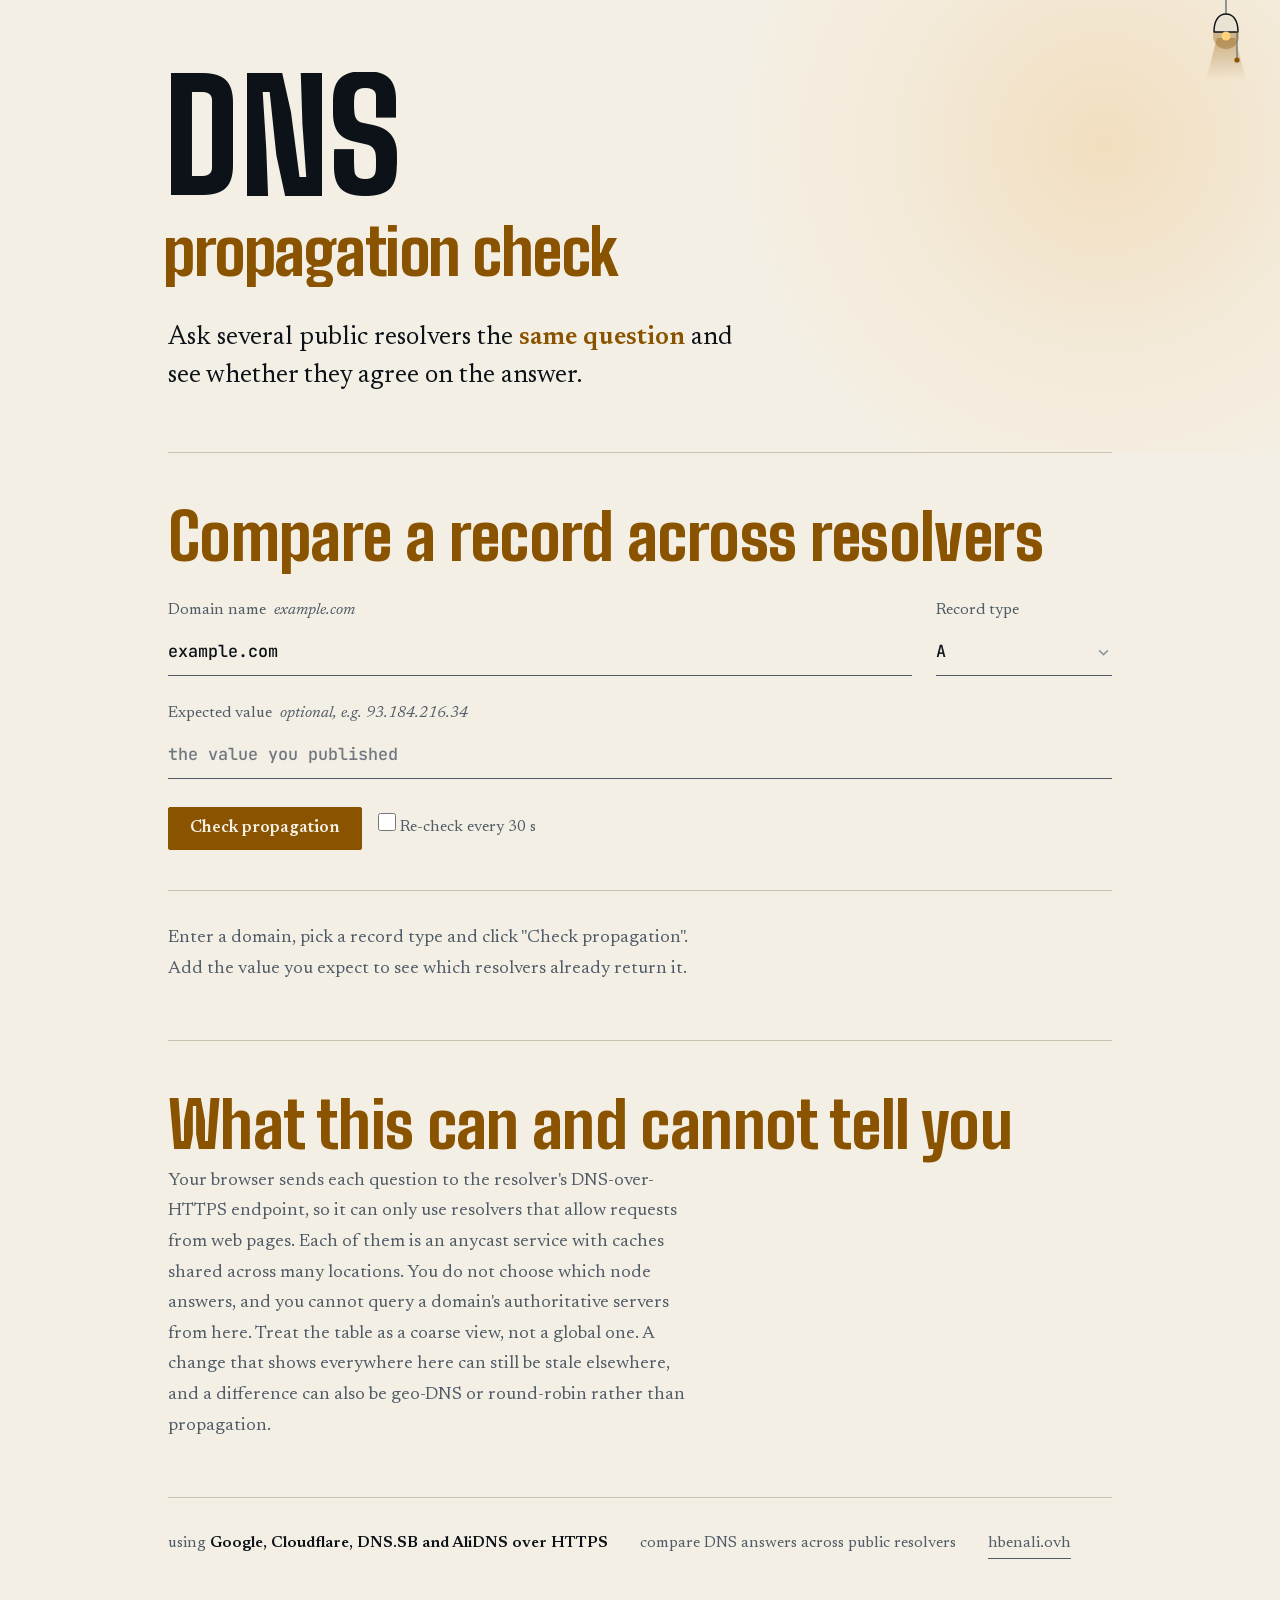
<file: index.html>
<!DOCTYPE html>
<html lang="en">
<head>
  <meta charset="UTF-8">
  <meta name="viewport" content="width=device-width, initial-scale=1.0">
  <title>DNS Propagation Checker — Compare Public DNS Resolvers</title>
  <meta name="description" content="Free DNS propagation checker. Query the same record through several public DNS-over-HTTPS resolvers, compare answers, TTLs and response times, and check them against the value you expect.">
  <meta name="robots" content="index, follow">
  <link rel="canonical" href="https://propagation.hbenali.ovh/">

  <!-- Security (static hosting: no custom HTTP headers, so CSP/referrer are set here; X-Frame-Options/X-Content-Type-Options need a real header and aren't achievable via meta) -->
  <meta http-equiv="Content-Security-Policy" content="default-src 'self'; script-src 'self'; style-src 'self'; font-src 'self'; img-src 'self' data:; connect-src https://dns.google https://cloudflare-dns.com https://dns.sb https://dns.alidns.com; object-src 'none'; base-uri 'self'; form-action 'self'">
  <meta name="referrer" content="strict-origin-when-cross-origin">

  <!-- Open Graph -->
  <meta property="og:type" content="website">
  <meta property="og:title" content="DNS Propagation Checker — Compare Public DNS Resolvers">
  <meta property="og:description" content="Compare one DNS record across public DNS-over-HTTPS resolvers and see whether a change has propagated.">
  <meta property="og:url" content="https://propagation.hbenali.ovh/">
  <meta property="og:site_name" content="DNS Propagation Checker">
  <meta property="og:locale" content="en_US">
  <meta property="og:image" content="https://propagation.hbenali.ovh/favicon.svg">
  <meta property="og:image:type" content="image/svg+xml">

  <!-- Twitter Card -->
  <meta name="twitter:card" content="summary">
  <meta name="twitter:title" content="DNS Propagation Checker — Compare Public DNS Resolvers">
  <meta name="twitter:description" content="Compare one DNS record across public DNS-over-HTTPS resolvers and see whether a change has propagated.">
  <meta name="twitter:image" content="https://propagation.hbenali.ovh/favicon.svg">

  <!-- SVG Favicon -->
  <link rel="icon" type="image/svg+xml" href="/favicon.svg">
  <link rel="alternate icon" href="/favicon.ico">
  <link rel="apple-touch-icon" href="/apple-touch-icon.png">
  <meta name="color-scheme" content="dark light">
  <meta name="theme-color" content="#0c1218" media="(prefers-color-scheme: dark)">
  <meta name="theme-color" content="#f4efe4" media="(prefers-color-scheme: light)">
  <link rel="manifest" href="/manifest.json">
  <meta name="mobile-web-app-capable" content="yes">
  <meta name="apple-mobile-web-app-capable" content="yes">
  <meta name="apple-mobile-web-app-status-bar-style" content="black-translucent">
  <meta name="apple-mobile-web-app-title" content="DNS Propagation Checker">

  <!-- resolvers are only hit on-demand after a check -->
  <link rel="dns-prefetch" href="https://dns.google">
  <link rel="dns-prefetch" href="https://cloudflare-dns.com">

  <!-- Structured data -->
  <script type="application/ld+json">
  {
    "@context": "https://schema.org",
    "@graph": [
      {
        "@type": "WebSite",
        "url": "https://propagation.hbenali.ovh/",
        "name": "DNS Propagation Checker",
        "description": "Free DNS propagation checker comparing public DNS-over-HTTPS resolvers.",
        "potentialAction": {
          "@type": "SearchAction",
          "target": "https://propagation.hbenali.ovh/?domain={search_term_string}",
          "query-input": "required name=search_term_string"
        }
      },
      {
        "@type": "WebApplication",
        "name": "DNS Propagation Checker",
        "url": "https://propagation.hbenali.ovh/",
        "applicationCategory": "UtilitiesApplication",
        "operatingSystem": "Any",
        "description": "Query one DNS record through several public DNS-over-HTTPS resolvers and compare the answers, TTLs and response times.",
        "offers": {
          "@type": "Offer",
          "price": "0",
          "priceCurrency": "USD"
        }
      }
    ]
  }
  </script>


  <link rel="preload" href="/fonts/big-shoulders-latin-wght.woff2" as="font" type="font/woff2" crossorigin>
  <link rel="preload" href="/fonts/newsreader-latin-wght.woff2" as="font" type="font/woff2" crossorigin>
  <script src="/theme.js"></script>
  <link rel="stylesheet" href="/site.css">
</head>

<body>
<a class="skip" href="#domainInput">Skip to the tool</a>
<header class="hero">
  <div class="wrap">
    <h1 class="display">
      <span class="line"><span>DNS</span></span>
      <span class="line"><span>propagation check</span></span>
    </h1>
    <p class="lead">Ask several public resolvers the <strong>same question</strong> and see whether they agree on the answer.</p>
  </div>
</header>

<main>
  <section class="block wrap" aria-labelledby="lookupTitle">
    <h2 class="block-title" id="lookupTitle">Compare a record across resolvers</h2>

    <form id="lookupForm" class="field input-group" novalidate>
      <div class="field-grid">
        <div class="cell">
          <label for="domainInput"><span>Domain name</span><i>example.com</i></label>
          <div class="field-row domain-input-wrapper">
            <input type="text" id="domainInput" placeholder="e.g. example.com" value="example.com" spellcheck="false" autocomplete="off" autocapitalize="off">
          </div>
        </div>
        <div class="cell">
          <label for="typeSelect"><span>Record type</span></label>
          <div class="field-row"><select id="typeSelect"></select></div>
        </div>
      </div>
      <div class="cell">
        <label for="expectInput"><span>Expected value</span><i>optional, e.g. 93.184.216.34</i></label>
        <div class="field-row">
          <input type="text" id="expectInput" placeholder="the value you published" spellcheck="false" autocomplete="off" autocapitalize="off">
        </div>
      </div>
      <div class="actions form-actions">
        <button class="btn" id="checkBtn" type="submit">
          <span id="btnText">Check propagation</span>
          <span id="btnLoader" hidden></span>
        </button>
        <label class="auto" for="autoRefresh">
          <input type="checkbox" id="autoRefresh">
          <span>Re-check every 30 s</span>
        </label>
        <span class="auto-note" id="autoNote" aria-hidden="true"></span>
      </div>
    </form>

    <div class="result-area" id="resultContainer" aria-live="polite">
      <div class="state empty empty-state" id="placeholderState">
        <p>Enter a domain, pick a record type and click "Check propagation".<br>Add the value you expect to see which resolvers already return it.</p>
      </div>
      <div id="recordsContainer" hidden></div>
      <div id="errorContainer" hidden></div>
    </div>
  </section>

  <section class="block wrap" aria-labelledby="howTitle">
    <h2 class="block-title" id="howTitle">What this can and cannot tell you</h2>
    <p class="block-note">Your browser sends each question to the resolver's DNS-over-HTTPS endpoint, so it can only use resolvers that allow requests from web pages. Each of them is an anycast service with caches shared across many locations. You do not choose which node answers, and you cannot query a domain's authoritative servers from here. Treat the table as a coarse view, not a global one. A change that shows everywhere here can still be stale elsewhere, and a difference can also be geo-DNS or round-robin rather than propagation.</p>
  </section>
</main>

<div class="foot">
  <footer>
    <span>using <strong>Google, Cloudflare, DNS.SB and AliDNS over HTTPS</strong></span>
    <span>compare DNS answers across public resolvers</span>
    <a href="https://hbenali.ovh" target="_blank" rel="noopener noreferrer">hbenali.ovh</a>
  </footer>
</div>

<script src="/app.js" defer></script>
</body>
</html>
</file>
<file: site.css>
/* propagation.hbenali.ovh: one stylesheet for every page. Dark editorial design system shared with hbenali.ovh.
   Fonts are self-hosted (see fonts/README.md). */

@font-face { font-family: 'Big Shoulders'; font-style: normal; font-weight: 600 900; font-display: swap; src: url('fonts/big-shoulders-latin-wght.woff2') format('woff2'); }
@font-face { font-family: 'Newsreader'; font-style: normal; font-weight: 200 800; font-display: swap; src: url('fonts/newsreader-latin-wght.woff2') format('woff2'); }
@font-face { font-family: 'Newsreader'; font-style: italic; font-weight: 200 800; font-display: swap; src: url('fonts/newsreader-italic-latin-wght.woff2') format('woff2'); }
@font-face { font-family: 'JetBrains Mono'; font-style: normal; font-weight: 100 800; font-display: swap; src: url('fonts/jetbrains-mono-latin-wght.woff2') format('woff2'); }

:root {
    --ink: #0c1218;
    --slate: #17212b;
    --line: #263341;
    --bone: #e7e1d3;
    --mist: #8e9aa6;
    --sodium: #e9a23b;
    --verdigris: #5db7a0;
    --fail: #e5776f;
    --glow: rgba(233, 162, 59, 0.2);
    --glow-soft: rgba(233, 162, 59, 0.06);

    --display: 'Big Shoulders', 'Arial Narrow', Impact, sans-serif;
    --serif: 'Newsreader', Georgia, serif;
    --mono: 'JetBrains Mono', ui-monospace, monospace;

    --gutter: clamp(1.5rem, 4vw, 2.5rem);
    color-scheme: dark;
}

/* Light: follows the system setting until the lamp (theme.js) is used. Dark above is the default and the identity.
   Contrast on --ink (page) / --slate (surface): text 16/14.7, muted 6.0/5.4, accent 5.5/4.9, ok 5.2/4.7, fail 5.7/5.1. */
@media (prefers-color-scheme: light) {
    :root:not([data-theme="dark"]) {
        --ink: #f4efe4;
        --slate: #e9e3d4;
        --line: #cbc3b0;
        --bone: #0c1218;
        --mist: #4f5b67;
        --sodium: #8a5300;
        --verdigris: #1b7058;
        --fail: #b3261e;
        --glow: rgba(233, 162, 59, 0.22);
        --glow-soft: rgba(233, 162, 59, 0.07);
        color-scheme: light;
    }
}
:root[data-theme="light"] {
    --ink: #f4efe4;
    --slate: #e9e3d4;
    --line: #cbc3b0;
    --bone: #0c1218;
    --mist: #4f5b67;
    --sodium: #8a5300;
    --verdigris: #1b7058;
    --fail: #b3261e;
    --glow: rgba(233, 162, 59, 0.22);
    --glow-soft: rgba(233, 162, 59, 0.07);
    color-scheme: light;
}

*, *::before, *::after { box-sizing: border-box; margin: 0; padding: 0; }

html { background: var(--ink); }

body {
    min-height: 100vh;
    background: var(--ink);
    color: var(--bone);
    font-family: var(--serif);
    font-size: 1.125rem;
    line-height: 1.7;
    font-optical-sizing: auto;
    -webkit-font-smoothing: antialiased;
    text-rendering: optimizeLegibility;
}

::selection { background: var(--sodium); color: var(--ink); }
:focus-visible { outline: 2px solid var(--sodium); outline-offset: 4px; border-radius: 2px; }

a { color: inherit; }
ul { list-style: none; }
strong { font-weight: 600; }
code { font-family: var(--mono); font-size: 0.85em; background: var(--slate); padding: 0.1em 0.4em; border-radius: 2px; overflow-wrap: anywhere; }
[hidden] { display: none !important; }

.sr-only { position: absolute; width: 1px; height: 1px; overflow: hidden; clip-path: inset(50%); white-space: nowrap; }
.skip { position: fixed; top: 0.75rem; left: 0.75rem; z-index: 60; background: var(--sodium); color: var(--ink); padding: 0.5rem 1rem; transform: translateY(-300%); }
.skip:focus { transform: none; }

/* Underline that draws in on hover and focus. */
.link, footer a, .note a {
    text-decoration: none;
    background-image: linear-gradient(currentColor, currentColor);
    background-repeat: no-repeat;
    background-size: 100% 1px;
    background-position: 0 100%;
    padding-bottom: 2px;
    transition: background-size 0.35s cubic-bezier(0.22, 1, 0.36, 1), color 0.2s;
}
.link:hover, .link:focus-visible, footer a:hover, footer a:focus-visible, .note a:hover, .note a:focus-visible { color: var(--sodium); background-size: 100% 2px; }

.display { font-family: var(--display); font-weight: 800; line-height: 0.86; letter-spacing: -0.01em; }

.wrap { max-width: 64rem; margin: 0 auto; padding-inline: var(--gutter); }

/* Hero */
.hero { position: relative; isolation: isolate; overflow: hidden; padding-block: 4.5rem 3.5rem; }
.hero::before {
    content: ''; position: absolute; z-index: -1; top: -14rem; right: -12rem;
    width: min(46rem, 140vw); aspect-ratio: 1; border-radius: 50%;
    background: radial-gradient(closest-side, var(--glow), var(--glow-soft) 55%, transparent);
    pointer-events: none;
}
.hero h1 { font-size: clamp(4rem, 17vw, 9.5rem); margin-left: -0.03em; }
.hero h1 .line { display: block; overflow: hidden; padding-bottom: 0.05em; }
.hero h1 .line > span { display: block; animation: rise 1.1s cubic-bezier(0.16, 1, 0.3, 1) both; }
.hero h1 .line:nth-child(2) { color: var(--sodium); font-size: 0.42em; line-height: 1; margin-top: 0.15em; }
.hero h1 .line:nth-child(2) > span { animation-delay: 0.13s; }
.hero .lead { margin-top: 2rem; max-width: 40ch; font-size: clamp(1.25rem, 2.4vw, 1.6rem); line-height: 1.5; animation: fade 0.9s 0.5s both; }
.hero .lead strong { color: var(--sodium); font-weight: 600; }

@keyframes rise { from { transform: translateY(108%); } }
@keyframes fade { from { opacity: 0; transform: translateY(12px); } }

/* Sections */
.block { position: relative; padding-block: 3.5rem; }
.block::before { content: ''; position: absolute; top: 0; left: var(--gutter); right: var(--gutter); height: 1px; background: var(--line); }
.block-title { font-family: var(--display); font-weight: 800; font-size: clamp(2.6rem, 7vw, 4rem); line-height: 0.9; letter-spacing: -0.01em; color: var(--sodium); }
.block-note { margin-top: 0.75rem; max-width: 52ch; color: var(--mist); }

/* Fields */
.field { margin-top: 2rem; }
.field label, .gen-label { display: block; color: var(--mist); font-size: 1rem; margin-bottom: 0.3rem; }
.field label i { font-style: italic; margin-left: 0.5rem; }
.field-row { display: flex; align-items: stretch; gap: 1rem; border-bottom: 1px solid var(--mist); transition: border-color 0.2s; }
.field-row:focus-within { border-color: var(--sodium); }
input[type="text"], input[type="number"], select {
    background: none; border: 0; color: var(--bone); border-radius: 0;
    font: 500 1.05rem/1.3 var(--mono); padding: 0.75rem 0; outline: 0; min-width: 0;
}
.field-row input { flex: 1; }
input::placeholder { color: var(--mist); opacity: 0.8; }
select { cursor: pointer; width: 100%; appearance: none; -webkit-appearance: none; }
select option { background: var(--slate); color: var(--bone); }

.btn {
    display: inline-flex; align-items: center; justify-content: center; gap: 0.6rem;
    background: var(--sodium); color: var(--ink); border: 1px solid var(--sodium); padding: 0.55rem 1.3rem;
    font: 600 1.05rem/1.4 var(--serif); border-radius: 2px; cursor: pointer;
    transition: background-color 0.2s, color 0.2s, transform 0.2s;
}
.btn:hover, .btn:focus-visible { background: var(--bone); border-color: var(--bone); transform: translateY(-2px); }
.btn:disabled { opacity: 0.7; cursor: progress; transform: none; }
.btn.quiet { background: none; color: var(--bone); border-color: var(--line); }
.btn.quiet:hover, .btn.quiet:focus-visible { border-color: var(--sodium); color: var(--sodium); background: none; }
.field-row .btn { align-self: center; margin-bottom: 0.4rem; }

.loader { width: 0.9rem; height: 0.9rem; border: 2px solid var(--ink); border-top-color: transparent; border-radius: 50%; animation: spin 0.8s linear infinite; }
@keyframes spin { to { transform: rotate(360deg); } }

/* Result states */
.result-area { margin-top: 2.5rem; }
.state { border-top: 1px solid var(--line); padding-top: 1.5rem; }
.state-title { font-family: var(--display); font-weight: 800; font-size: 1.9rem; line-height: 1.05; }
.state p { margin-top: 0.5rem; max-width: 60ch; color: var(--mist); }
.state p strong { color: var(--bone); }
.state.empty { color: var(--mist); }
.state.warn { border-top-color: var(--sodium); }
.state.warn .state-title { color: var(--sodium); }
.state.ok { border-top-color: var(--verdigris); }
.state.ok .state-title { color: var(--verdigris); }
.state.fail { border-top-color: var(--fail); }
.state.fail .state-title { color: var(--fail); }
.state.fail p { color: var(--bone); }
.badge-domain { font: 500 1rem var(--mono); color: var(--bone); overflow-wrap: anywhere; display: block; margin-top: 0.5rem; }

.record-list { margin-top: 1.25rem; }
.record-item { display: flex; flex-wrap: wrap; align-items: baseline; gap: 0.3rem 1.25rem; border-top: 1px solid var(--line); padding: 0.9rem 0; font: 0.95rem/1.5 var(--mono); }
.record-item:last-child { border-bottom: 1px solid var(--line); }
.flag-tag { color: var(--sodium); }
.flag-tag .k { font-family: var(--serif); color: var(--mist); font-size: 1rem; margin-right: 0.4rem; }
.record-value { overflow-wrap: anywhere; min-width: 0; }
.count { margin-top: 0.75rem; color: var(--mist); font-size: 1rem; }

/* Generator */
.gen-grid { margin-top: 2rem; display: grid; gap: 1.75rem; }
.gen-row { border-bottom: 1px solid var(--mist); transition: border-color 0.2s; position: relative; }
.gen-row:focus-within { border-color: var(--sodium); }
.gen-row .hint { color: var(--mist); font-size: 1rem; display: block; padding-bottom: 0.5rem; }
.gen-row.v { border-bottom: 0; }
.value-input-wrapper { position: relative; border-bottom: 1px solid var(--mist); transition: border-color 0.2s; }
.value-input-wrapper:focus-within { border-color: var(--sodium); }
.value-input-wrapper input { width: 100%; }

.suggestions-dropdown {
    display: none; position: absolute; z-index: 20; left: 0; right: 0; top: 100%;
    max-height: 14rem; overflow-y: auto; background: var(--slate); border: 1px solid var(--line); border-radius: 2px;
    font: 0.95rem/1.4 var(--mono);
}
.suggestions-dropdown div { padding: 0.55rem 0.9rem; cursor: pointer; border-bottom: 1px solid var(--line); overflow-wrap: anywhere; }
.suggestions-dropdown div:last-child { border-bottom: 0; }
.suggestions-dropdown div:hover, .suggestions-dropdown div.active { background: var(--ink); color: var(--sodium); }

.field-error { display: none; color: var(--fail); font-size: 1rem; }
.field-error.visible { display: block; }
#loadExistingHint.visible { color: var(--sodium); }

.preview { font: 0.95rem/1.6 var(--mono); background: var(--slate); border: 1px solid var(--line); border-radius: 2px; padding: 1rem 1.25rem; overflow-wrap: anywhere; }
.preview-label { color: var(--mist); font-size: 1rem; margin-bottom: 0.3rem; }

.actions { display: flex; flex-wrap: wrap; gap: 0.75rem 1rem; }
.pub-head { display: flex; align-items: baseline; gap: 0.75rem; flex-wrap: wrap; }
.pub-head h3 { font-family: var(--display); font-weight: 800; font-size: 1.9rem; line-height: 1.05; color: var(--sodium); }
.pub-head span { color: var(--mist); }
.gen-list { margin-top: 0.75rem; }
.gen-list li { display: flex; align-items: center; gap: 1rem; border-top: 1px solid var(--line); padding: 0.4rem 0; font: 0.95rem/1.5 var(--mono); }
.gen-list li:last-child { border-bottom: 1px solid var(--line); }
.gen-list li.none { font: inherit; font-family: var(--serif); font-size: 1.05rem; color: var(--mist); padding: 0.9rem 0; }
.gen-list li span { flex: 1; overflow-wrap: anywhere; min-width: 0; }
.remove-record { background: none; border: 1px solid transparent; color: var(--fail); font: 1.4rem/1 var(--serif); cursor: pointer; padding: 0.35rem 0.7rem; border-radius: 2px; }
.remove-record:hover { border-color: var(--fail); }
.bind-output { display: none; margin-top: 1rem; white-space: pre-wrap; overflow-wrap: anywhere; }

/* Footer */
footer { color: var(--mist); font-size: 1rem; }
.foot { max-width: 64rem; margin: 0 auto; padding: 0 var(--gutter) 3rem; }
.foot > footer { border-top: 1px solid var(--line); padding-top: 2rem; display: flex; flex-wrap: wrap; gap: 0.5rem 2rem; }
.foot strong { color: var(--bone); }

/* 404 */
.nf { min-height: 100vh; display: flex; flex-direction: column; justify-content: center; padding-block: 4rem; position: relative; isolation: isolate; overflow: hidden; }
.nf::before {
    content: ''; position: absolute; z-index: -1; top: -12rem; right: -10rem; width: min(40rem, 140vw); aspect-ratio: 1; border-radius: 50%;
    background: radial-gradient(closest-side, var(--glow), var(--glow-soft) 55%, transparent);
}
.nf-code { font-size: clamp(9rem, 34vw, 22rem); color: var(--sodium); }
.nf h1 { font-size: clamp(2.8rem, 7vw, 5rem); margin-top: 0.5rem; }
.nf .nf-lead { margin-top: 1rem; max-width: 40ch; color: var(--mist); font-size: 1.3rem; }
.nf-links { margin-top: 2rem; display: flex; flex-wrap: wrap; gap: 0.75rem 2rem; font-size: 1.25rem; }
.nf-search { margin-top: 3rem; max-width: 30rem; }

@media (prefers-reduced-motion: reduce) {
    *, *::before, *::after { animation-duration: 0.01ms !important; animation-delay: 0s !important; transition-duration: 0.01ms !important; }
}

/* ---- Theme lamp: pull-cord switch (see theme.js). Lamp on = light theme. ---- */
.theme-lamp {
    position: absolute; /* scrolls away with the page; fixed on pages with a fixed bar, see below */
    top: 0;
    inset-inline-end: clamp(0.75rem, 3vw, 2rem);
    z-index: 1000;
    display: block;
    width: 2.75rem;
    height: 5.25rem;
    padding: 0;
    border: 0;
    background: none;
    cursor: pointer;
    -webkit-tap-highlight-color: transparent;
}
/* Pages with a fixed top bar or fixed top-right controls: the lamp stays visible and the bar
   reserves room for it (lamp offset + lamp width + gap), so it never covers a link. */
html:has(.bar-inner) .theme-lamp,
html:has(.controls) .theme-lamp { position: fixed; }
.bar-inner { padding-inline-end: calc(clamp(0.75rem, 3vw, 2rem) + 2.75rem + 0.75rem); }
.controls { right: calc(clamp(0.75rem, 3vw, 2rem) + 2.75rem + 0.75rem); }
.theme-lamp svg { display: block; width: 100%; height: 100%; overflow: visible; pointer-events: none; }
.lamp-wire { stroke: var(--mist); stroke-width: 1.2; }
.lamp-shade { fill: var(--slate); stroke: var(--bone); stroke-width: 1.4; stroke-linejoin: round; }
.lamp-bulb { fill: var(--line); transition: fill 0.4s; }
.lamp-halo { fill: var(--sodium); opacity: 0; transition: opacity 0.5s; }
.lamp-cone { fill: url(#lamp-cone); opacity: 0; transition: opacity 0.5s; }
.lamp-stop-a { stop-color: var(--sodium); stop-opacity: 0.38; }
.lamp-stop-b { stop-color: var(--sodium); stop-opacity: 0; }
.lamp-cord { stroke: var(--mist); stroke-width: 1; }
.lamp-bead { fill: var(--sodium); }
.theme-lamp[data-on="true"] .lamp-bulb { fill: #ffd27a; }
.theme-lamp[data-on="true"] .lamp-halo { opacity: 0.35; }
.theme-lamp[data-on="true"] .lamp-cone { opacity: 1; }
.lamp-swing { transform-box: view-box; transform-origin: 22px 0; animation: lamp-swing 0.9s ease-out; }
.lamp-pull { animation: lamp-pull 0.45s cubic-bezier(0.3, 1.6, 0.5, 1); }
@keyframes lamp-swing { 20% { transform: rotate(-5deg); } 45% { transform: rotate(3.5deg); } 70% { transform: rotate(-1.5deg); } }
@keyframes lamp-pull { 35% { transform: translateY(10px); } }

/* The theme switch is a plain cross-fade of the whole page. */
html.theme-vt::view-transition-old(root) { animation: 0.45s ease both lamp-fade-out; }
html.theme-vt::view-transition-new(root) { animation: 0.45s ease both lamp-fade-in; }
@keyframes lamp-fade-out { to { opacity: 0; } }
@keyframes lamp-fade-in { from { opacity: 0; } }

@media (prefers-reduced-motion: reduce) {
    .lamp-swing, .lamp-pull { animation: none; }
    .lamp-bulb, .lamp-halo, .lamp-cone { transition: none; }
}

/* ---- Propagation checker ---- */
.field-grid { display: grid; grid-template-columns: 1fr 11rem; gap: 0 1.5rem; }
.field-grid + .cell, .cell + .cell { margin-top: 1.5rem; }
.field-grid .cell + .cell { margin-top: 0; }
.cell { min-width: 0; }
.cell label { display: block; color: var(--mist); font-size: 1rem; margin-bottom: 0.3rem; }
.cell label i { font-style: italic; margin-left: 0.5rem; }
.field-row select { padding-right: 1.25rem; background: no-repeat right 0.2rem center / 0.7rem 0.45rem url("data:image/svg+xml,%3Csvg xmlns='http://www.w3.org/2000/svg' viewBox='0 0 10 6'%3E%3Cpath d='M1 1l4 4 4-4' fill='none' stroke='%238e9aa6' stroke-width='1.5'/%3E%3C/svg%3E"); }
.form-actions { margin-top: 1.75rem; align-items: center; }
.auto { display: inline-flex; align-items: center; gap: 0.6rem; color: var(--bone); font-size: 1rem; cursor: pointer; margin: 0; }
.auto input { margin-top: 0.1rem; width: 1.15rem; height: 1.15rem; accent-color: var(--sodium); cursor: pointer; }
.auto-note { color: var(--mist); font: 0.9rem var(--mono); }

.verdict { overflow-wrap: anywhere; }
.table-scroll { margin-top: 1.5rem; overflow-x: auto; max-width: 100%; border-top: 1px solid var(--line); }
.table-scroll:focus-visible { outline-offset: 2px; }
.prop-table { width: 100%; min-width: 38rem; border-collapse: collapse; }
.prop-table th, .prop-table td { text-align: left; vertical-align: top; padding: 0.8rem 0.9rem 0.8rem 0; border-bottom: 1px solid var(--line); font-size: 1rem; line-height: 1.5; }
.prop-table thead th { color: var(--mist); font: 600 0.8rem/1.4 var(--mono); letter-spacing: 0.04em; text-transform: uppercase; white-space: nowrap; }
.res-name span { display: block; font-weight: 600; }
.res-name small { display: block; color: var(--mist); font: 400 0.8rem var(--mono); }
.prop-table .status, .prop-table .num, .prop-table .rec { font-family: var(--mono); font-size: 0.9rem; }
.prop-table .num { white-space: nowrap; }
.prop-table .rec { overflow-wrap: anywhere; word-break: break-word; }
.prop-table td.diff { background: var(--glow); box-shadow: inset 3px 0 0 var(--sodium); padding-left: 0.8rem; color: var(--sodium); }
.neq { display: block; font: 600 0.75rem var(--mono); letter-spacing: 0.04em; text-transform: uppercase; margin-bottom: 0.2rem; }
.none { color: var(--mist); font-style: italic; }
.unreachable { color: var(--fail); }
.exp.yes { color: var(--verdigris); }
.exp.no { color: var(--fail); }
.caveat { margin-top: 1.5rem; border-left: 3px solid var(--sodium); padding: 0.4rem 0 0.4rem 1rem; color: var(--mist); max-width: 62ch; font-size: 1rem; }
.caveat strong { color: var(--bone); }

@media (max-width: 30rem) {
    .field-grid { grid-template-columns: 1fr; gap: 1.5rem 0; }
    .form-actions { gap: 1rem; }
}
</file>
